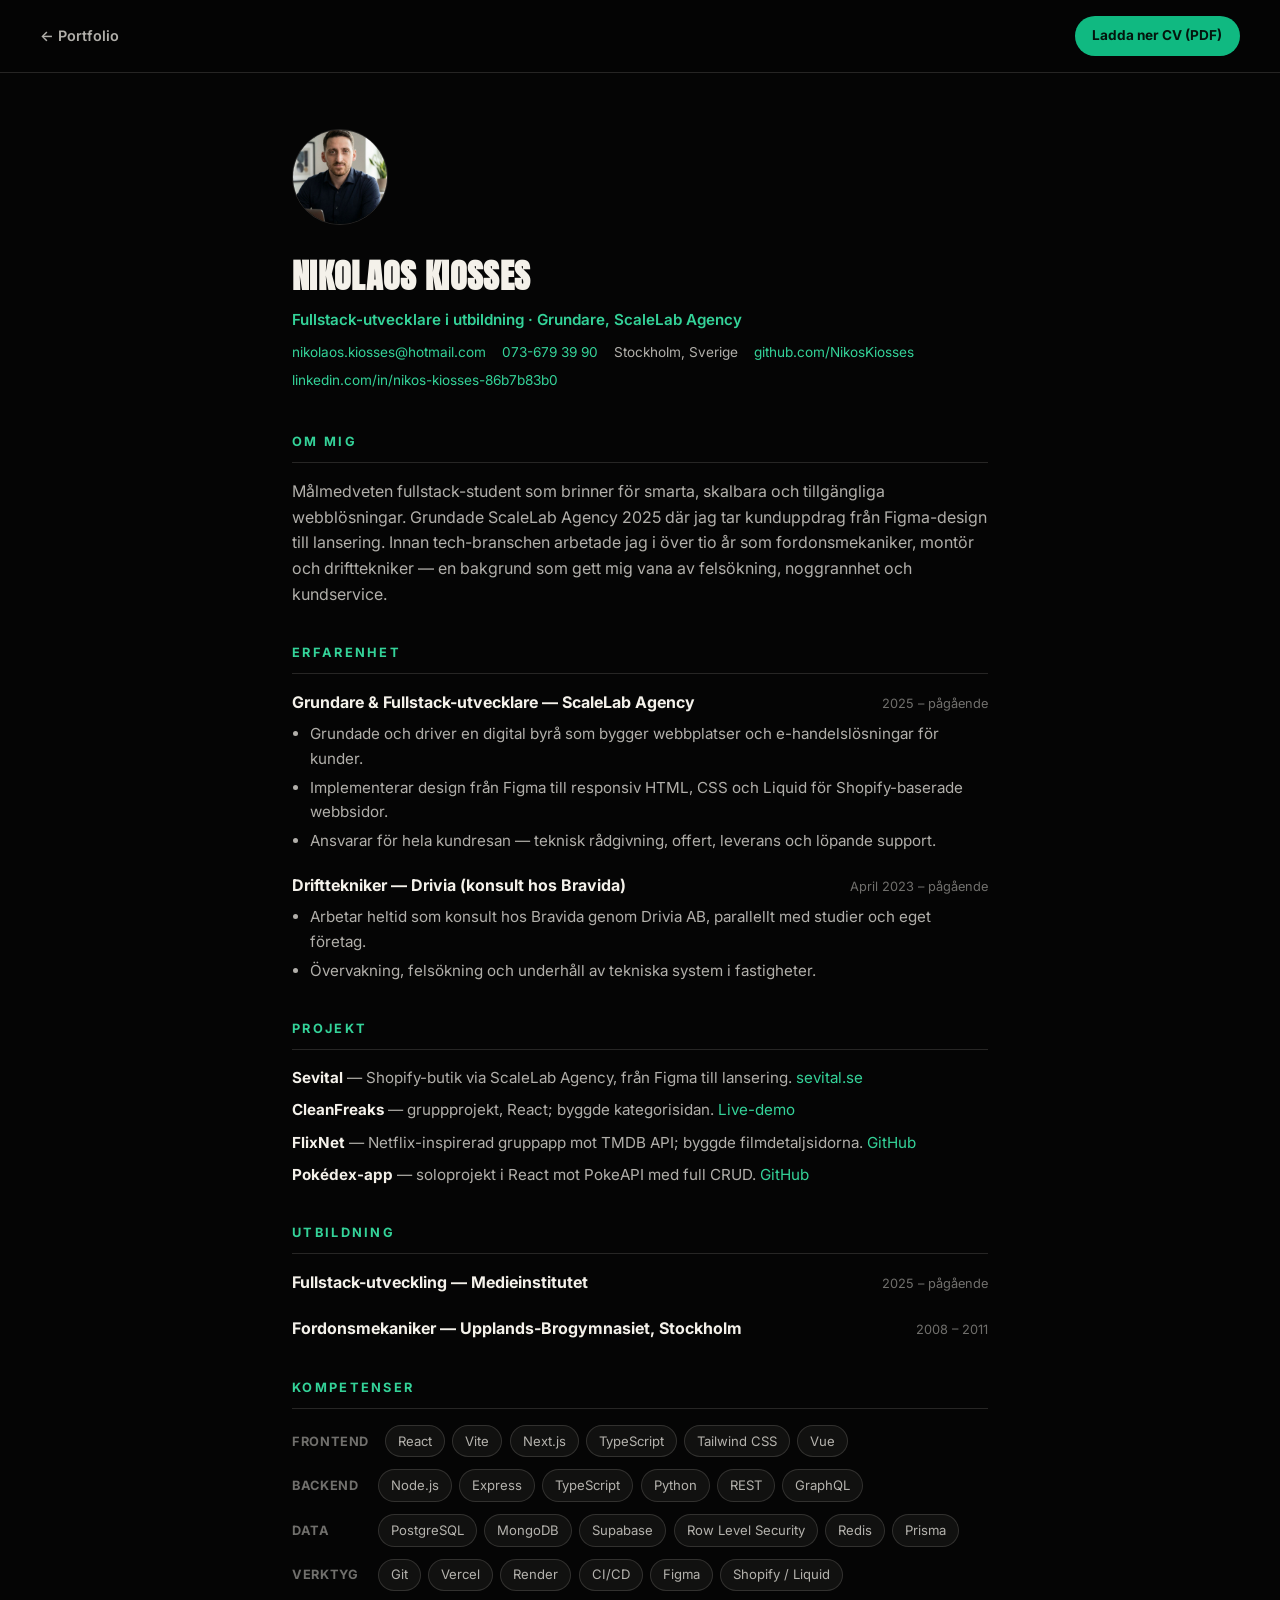
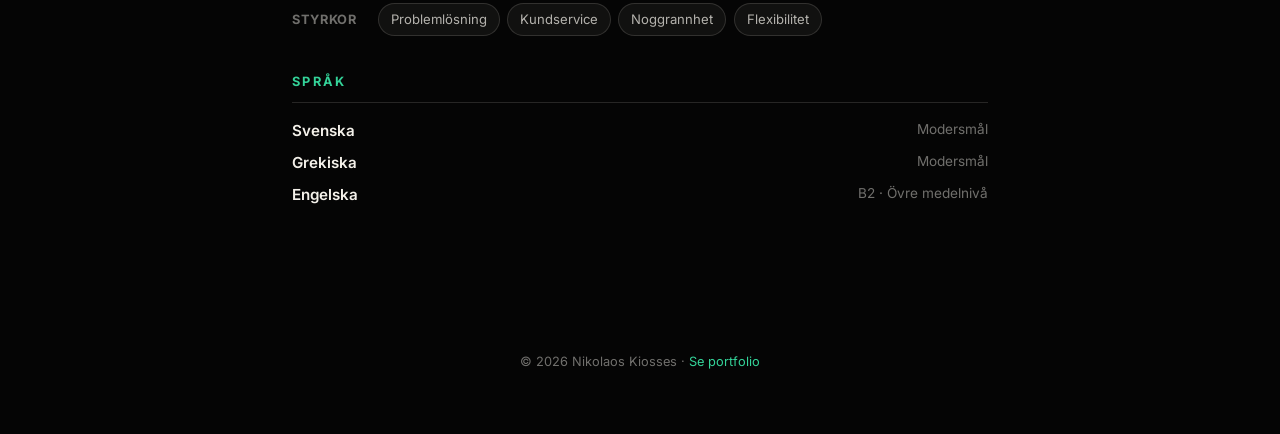
<file: cv.html>
<!DOCTYPE html>
<html lang="sv">
<head>
<meta charset="UTF-8">
<meta name="viewport" content="width=device-width, initial-scale=1.0">
<title>CV — Nikolaos Kiosses</title>
<meta name="description" content="CV för Nikolaos Kiosses — fullstack-utvecklare i utbildning på Medieinstitutet och grundare av ScaleLab Agency.">
<link rel="preconnect" href="https://fonts.googleapis.com">
<link rel="preconnect" href="https://fonts.gstatic.com" crossorigin>
<link href="https://fonts.googleapis.com/css2?family=Anton&amp;family=Inter:wght@400;500;600;700;800&amp;display=swap" rel="stylesheet">
<link rel="stylesheet" href="css/cv.css">
<link rel="stylesheet" href="css/cv-print.css" media="print">
</head>
<body>

<header class="cv-nav no-print">
  <a href="index.html" class="cv-nav-back">&larr; Portfolio</a>
  <a class="cv-download" href="files/nikolaos-kiosses-cv.pdf" download>Ladda ner CV (PDF)</a>
</header>

<main class="cv-doc">

  <section class="cv-header">
    <img src="img/profile.jpg" alt="Profilbild av Nikolaos Kiosses" width="112" height="112" class="cv-photo">
    <div class="cv-heading">
      <h1>Nikolaos Kiosses</h1>
      <p class="cv-role">Fullstack-utvecklare i utbildning · Grundare, ScaleLab Agency</p>
      <ul class="cv-contact">
        <li><a href="mailto:nikolaos.kiosses@hotmail.com">nikolaos.kiosses@hotmail.com</a></li>
        <li><a href="tel:+46736793990">073-679 39 90</a></li>
        <li>Stockholm, Sverige</li>
        <li><a href="https://github.com/NikosKiosses" target="_blank" rel="noopener noreferrer">github.com/NikosKiosses</a></li>
        <li><a href="https://www.linkedin.com/in/nikos-kiosses-86b7b83b0/" target="_blank" rel="noopener noreferrer">linkedin.com/in/nikos-kiosses-86b7b83b0</a></li>
      </ul>
    </div>
  </section>

  <section class="cv-section">
    <h2>Om mig</h2>
    <p>Målmedveten fullstack-student som brinner för smarta, skalbara och tillgängliga webblösningar. Grundade
      ScaleLab Agency 2025 där jag tar kunduppdrag från Figma-design till lansering. Innan tech-branschen arbetade
      jag i över tio år som fordonsmekaniker, montör och drifttekniker — en bakgrund som gett mig vana av
      felsökning, noggrannhet och kundservice.</p>
  </section>

  <section class="cv-section">
    <h2>Erfarenhet</h2>

    <article class="cv-entry">
      <div class="cv-entry-head">
        <h3>Grundare &amp; Fullstack-utvecklare — ScaleLab Agency</h3>
        <span class="cv-dates">2025 – pågående</span>
      </div>
      <ul>
        <li>Grundade och driver en digital byrå som bygger webbplatser och e-handelslösningar för kunder.</li>
        <li>Implementerar design från Figma till responsiv HTML, CSS och Liquid för Shopify-baserade webbsidor.</li>
        <li>Ansvarar för hela kundresan — teknisk rådgivning, offert, leverans och löpande support.</li>
      </ul>
    </article>

    <article class="cv-entry">
      <div class="cv-entry-head">
        <h3>Drifttekniker — Drivia (konsult hos Bravida)</h3>
        <span class="cv-dates">April 2023 – pågående</span>
      </div>
      <ul>
        <li>Arbetar heltid som konsult hos Bravida genom Drivia AB, parallellt med studier och eget företag.</li>
        <li>Övervakning, felsökning och underhåll av tekniska system i fastigheter.</li>
      </ul>
    </article>
  </section>

  <section class="cv-section">
    <h2>Projekt</h2>
    <ul class="cv-project-list">
      <li><strong>Sevital</strong> — Shopify-butik via ScaleLab Agency, från Figma till lansering. <a href="https://www.sevital.se" target="_blank" rel="noopener noreferrer">sevital.se</a></li>
      <li><strong>CleanFreaks</strong> — gruppprojekt, React; byggde kategorisidan. <a href="https://clean-freaks-group-project.vercel.app" target="_blank" rel="noopener noreferrer">Live-demo</a></li>
      <li><strong>FlixNet</strong> — Netflix-inspirerad gruppapp mot TMDB API; byggde filmdetaljsidorna. <a href="https://github.com/shemaakamal00/FlixNet" target="_blank" rel="noopener noreferrer">GitHub</a></li>
      <li><strong>Pokédex-app</strong> — soloprojekt i React mot PokeAPI med full CRUD. <a href="https://github.com/NikosKiosses/pokemon-app" target="_blank" rel="noopener noreferrer">GitHub</a></li>
    </ul>
  </section>

  <section class="cv-section">
    <h2>Utbildning</h2>
    <article class="cv-entry">
      <div class="cv-entry-head">
        <h3>Fullstack-utveckling — Medieinstitutet</h3>
        <span class="cv-dates">2025 – pågående</span>
      </div>
    </article>
    <article class="cv-entry">
      <div class="cv-entry-head">
        <h3>Fordonsmekaniker — Upplands-Brogymnasiet, Stockholm</h3>
        <span class="cv-dates">2008 – 2011</span>
      </div>
    </article>
  </section>

  <section class="cv-section">
    <h2>Kompetenser</h2>
    <div class="cv-skill-row"><span class="cv-skill-label">Frontend</span>
      <ul class="cv-chips"><li>React</li><li>Vite</li><li>Next.js</li><li>TypeScript</li><li>Tailwind CSS</li><li>Vue</li></ul>
    </div>
    <div class="cv-skill-row"><span class="cv-skill-label">Backend</span>
      <ul class="cv-chips"><li>Node.js</li><li>Express</li><li>TypeScript</li><li>Python</li><li>REST</li><li>GraphQL</li></ul>
    </div>
    <div class="cv-skill-row"><span class="cv-skill-label">Data</span>
      <ul class="cv-chips"><li>PostgreSQL</li><li>MongoDB</li><li>Supabase</li><li>Row Level Security</li><li>Redis</li><li>Prisma</li></ul>
    </div>
    <div class="cv-skill-row"><span class="cv-skill-label">Verktyg</span>
      <ul class="cv-chips"><li>Git</li><li>Vercel</li><li>Render</li><li>CI/CD</li><li>Figma</li><li>Shopify / Liquid</li></ul>
    </div>
    <div class="cv-skill-row"><span class="cv-skill-label">Styrkor</span>
      <ul class="cv-chips"><li>Problemlösning</li><li>Kundservice</li><li>Noggrannhet</li><li>Flexibilitet</li></ul>
    </div>
  </section>

  <section class="cv-section">
    <h2>Språk</h2>
    <ul class="cv-lang-list">
      <li><span>Svenska</span><span class="cv-lang-level">Modersmål</span></li>
      <li><span>Grekiska</span><span class="cv-lang-level">Modersmål</span></li>
      <li><span>Engelska</span><span class="cv-lang-level">B2 · Övre medelnivå</span></li>
    </ul>
  </section>

</main>

<footer class="cv-footer no-print">
  <p>&copy; 2026 Nikolaos Kiosses · <a href="index.html">Se portfolio</a></p>
</footer>

</body>
</html>
</file>
<file: css/cv.css>
:root {
  --ink: #050505;
  --ink-elevated: #0c0c0d;
  --cream: #F4F1EA;
  --cream-dim: rgba(244, 241, 234, 0.72);
  --cream-faint: rgba(244, 241, 234, 0.45);
  --emerald: #10B981;
  --emerald-bright: #34D399;
  --border: rgba(244, 241, 234, 0.14);
  --font-display: "Anton", "Arial Narrow", sans-serif;
  --font-body: "Inter", system-ui, -apple-system, "Segoe UI", sans-serif;
}

* { box-sizing: border-box; }

html { background: var(--ink); font-size: 16px; }

body {
  margin: 0;
  background: var(--ink);
  color: var(--cream);
  font-family: var(--font-body);
  line-height: 1.6;
}

a { color: var(--emerald-bright); text-decoration: none; }
a:hover { text-decoration: underline; }

img { max-width: 100%; display: block; }

.cv-nav {
  position: sticky;
  top: 0;
  z-index: 10;
  display: flex;
  align-items: center;
  justify-content: space-between;
  gap: 1rem;
  padding: 1rem clamp(1.25rem, 4vw, 2.5rem);
  background: rgba(5, 5, 5, 0.9);
  backdrop-filter: blur(6px);
  border-bottom: 1px solid var(--border);
}

.cv-nav-back {
  font-size: 0.9rem;
  font-weight: 600;
  color: var(--cream-dim);
}
.cv-nav-back:hover { color: var(--emerald-bright); }

.cv-download {
  display: inline-flex;
  align-items: center;
  min-height: 40px;
  padding: 0.55rem 1.1rem;
  border-radius: 999px;
  background: var(--emerald);
  color: #04140d;
  font-weight: 700;
  font-size: 0.85rem;
}
.cv-download:hover { background: var(--emerald-bright); text-decoration: none; }

.cv-doc {
  max-width: 760px;
  margin: 0 auto;
  padding: clamp(2rem, 5vw, 3.5rem) clamp(1.25rem, 4vw, 2rem) 4rem;
}

.cv-header {
  display: flex;
  align-items: center;
  gap: 1.5rem;
  margin-bottom: 2.5rem;
  flex-wrap: wrap;
}

.cv-photo {
  width: 96px;
  height: 96px;
  border-radius: 50%;
  object-fit: cover;
  border: 1px solid var(--border);
}

.cv-heading h1 {
  font-family: var(--font-display);
  text-transform: uppercase;
  font-size: clamp(1.6rem, 4vw, 2.1rem);
  margin: 0 0 0.35rem;
  letter-spacing: 0.01em;
}

.cv-role {
  margin: 0 0 0.6rem;
  color: var(--emerald-bright);
  font-weight: 600;
  font-size: 0.95rem;
}

.cv-contact {
  list-style: none;
  margin: 0;
  padding: 0;
  display: flex;
  flex-wrap: wrap;
  gap: 0.4rem 1rem;
  font-size: 0.85rem;
  color: var(--cream-dim);
}

.cv-section {
  margin-bottom: 2.25rem;
}

.cv-section h2 {
  font-size: 0.8rem;
  text-transform: uppercase;
  letter-spacing: 0.18em;
  color: var(--emerald-bright);
  font-weight: 700;
  margin: 0 0 1rem;
  padding-bottom: 0.6rem;
  border-bottom: 1px solid var(--border);
}

.cv-section > p {
  color: var(--cream-dim);
  margin: 0;
}

.cv-entry { margin-bottom: 1.25rem; }
.cv-entry:last-child { margin-bottom: 0; }

.cv-entry-head {
  display: flex;
  flex-wrap: wrap;
  justify-content: space-between;
  align-items: baseline;
  gap: 0.5rem 1rem;
  margin-bottom: 0.4rem;
}

.cv-entry-head h3 {
  margin: 0;
  font-size: 1rem;
  color: var(--cream);
}

.cv-dates {
  font-size: 0.8rem;
  color: var(--cream-faint);
  white-space: nowrap;
}

.cv-entry ul {
  margin: 0;
  padding-left: 1.15rem;
  color: var(--cream-dim);
}

.cv-entry li { margin-bottom: 0.3rem; font-size: 0.95rem; }
.cv-entry li:last-child { margin-bottom: 0; }

.cv-skill-row {
  display: flex;
  align-items: baseline;
  gap: 1rem;
  margin-bottom: 0.75rem;
  flex-wrap: wrap;
}
.cv-skill-row:last-child { margin-bottom: 0; }

.cv-skill-label {
  min-width: 70px;
  font-size: 0.8rem;
  font-weight: 700;
  color: var(--cream-faint);
  text-transform: uppercase;
  letter-spacing: 0.05em;
}

.cv-chips {
  list-style: none;
  margin: 0;
  padding: 0;
  display: flex;
  flex-wrap: wrap;
  gap: 0.45rem;
}

.cv-chips li {
  font-size: 0.82rem;
  color: var(--cream-dim);
  background: rgba(244, 241, 234, 0.05);
  border: 1px solid var(--border);
  border-radius: 999px;
  padding: 0.3rem 0.75rem;
}

.cv-project-list {
  list-style: none;
  margin: 0;
  padding: 0;
  display: grid;
  gap: 0.5rem;
}

.cv-project-list li {
  font-size: 0.95rem;
  color: var(--cream-dim);
}

.cv-project-list strong { color: var(--cream); }

.cv-lang-list {
  list-style: none;
  margin: 0;
  padding: 0;
  display: grid;
  gap: 0.5rem;
}

.cv-lang-list li {
  display: flex;
  justify-content: space-between;
  font-size: 0.95rem;
  color: var(--cream-dim);
}

.cv-lang-list li span:first-child { color: var(--cream); font-weight: 600; }
.cv-lang-level { color: var(--cream-faint); font-size: 0.85rem; }

.cv-footer {
  text-align: center;
  padding: 2rem 1rem 3rem;
  color: var(--cream-faint);
  font-size: 0.8rem;
}

a:focus-visible { outline: 2px solid var(--emerald-bright); outline-offset: 2px; }

@media (max-width: 480px) {
  .cv-entry-head { flex-direction: column; align-items: flex-start; }
  .cv-skill-row { flex-direction: column; gap: 0.4rem; }
}
</file>
<file: css/cv-print.css>
@page {
  size: A4;
  margin: 13mm 16mm;
}

html, body {
  background: #ffffff !important;
  color: #111111 !important;
  font-size: 10.5pt;
  line-height: 1.4;
}

.no-print { display: none !important; }

.cv-doc {
  max-width: none;
  margin: 0;
  padding: 0;
}

a { color: #0a6b52 !important; text-decoration: none; }

.cv-header { margin-bottom: 0.8rem; }

.cv-photo {
  width: 60px;
  height: 60px;
  border: 1px solid #ccc;
}

.cv-heading h1 { color: #111111 !important; font-size: 18pt; margin-bottom: 0.2rem; }

.cv-role { color: #0a6b52 !important; font-size: 10pt; margin-bottom: 0.4rem; }

.cv-contact { color: #333333 !important; font-size: 8.5pt; }

.cv-section { margin-bottom: 0.7rem; break-inside: avoid; }

.cv-section h2 {
  color: #0a6b52 !important;
  border-bottom: 1px solid #ccc !important;
  font-size: 9pt;
  padding-bottom: 0.25rem;
  margin-bottom: 0.45rem;
}

.cv-section > p { color: #222222 !important; font-size: 10pt; }

.cv-entry { break-inside: avoid; margin-bottom: 0.55rem; }

.cv-entry-head h3 { color: #111111 !important; font-size: 10pt; }
.cv-entry-head { margin-bottom: 0.25rem; }

.cv-dates { color: #555555 !important; font-size: 8.5pt; }

.cv-entry ul { color: #222222 !important; }
.cv-entry li { font-size: 9.5pt; margin-bottom: 0.1rem; }

.cv-skill-label { color: #555555 !important; }
.cv-skill-row { margin-bottom: 0.4rem !important; }

.cv-chips li {
  background: #f2f2f2 !important;
  border: 1px solid #ddd !important;
  color: #222222 !important;
  font-size: 8.5pt;
  padding: 0.2rem 0.6rem !important;
}

.cv-project-list { gap: 0.25rem !important; }
.cv-project-list li { font-size: 9.5pt; color: #222222 !important; }
.cv-project-list strong { color: #111111 !important; }

.cv-lang-list { gap: 0.3rem !important; }
.cv-lang-list li { color: #222222 !important; font-size: 9.5pt; }
.cv-lang-list li span:first-child { color: #111111 !important; }
.cv-lang-level { color: #555555 !important; }

.cv-footer { display: none !important; }
</file>
